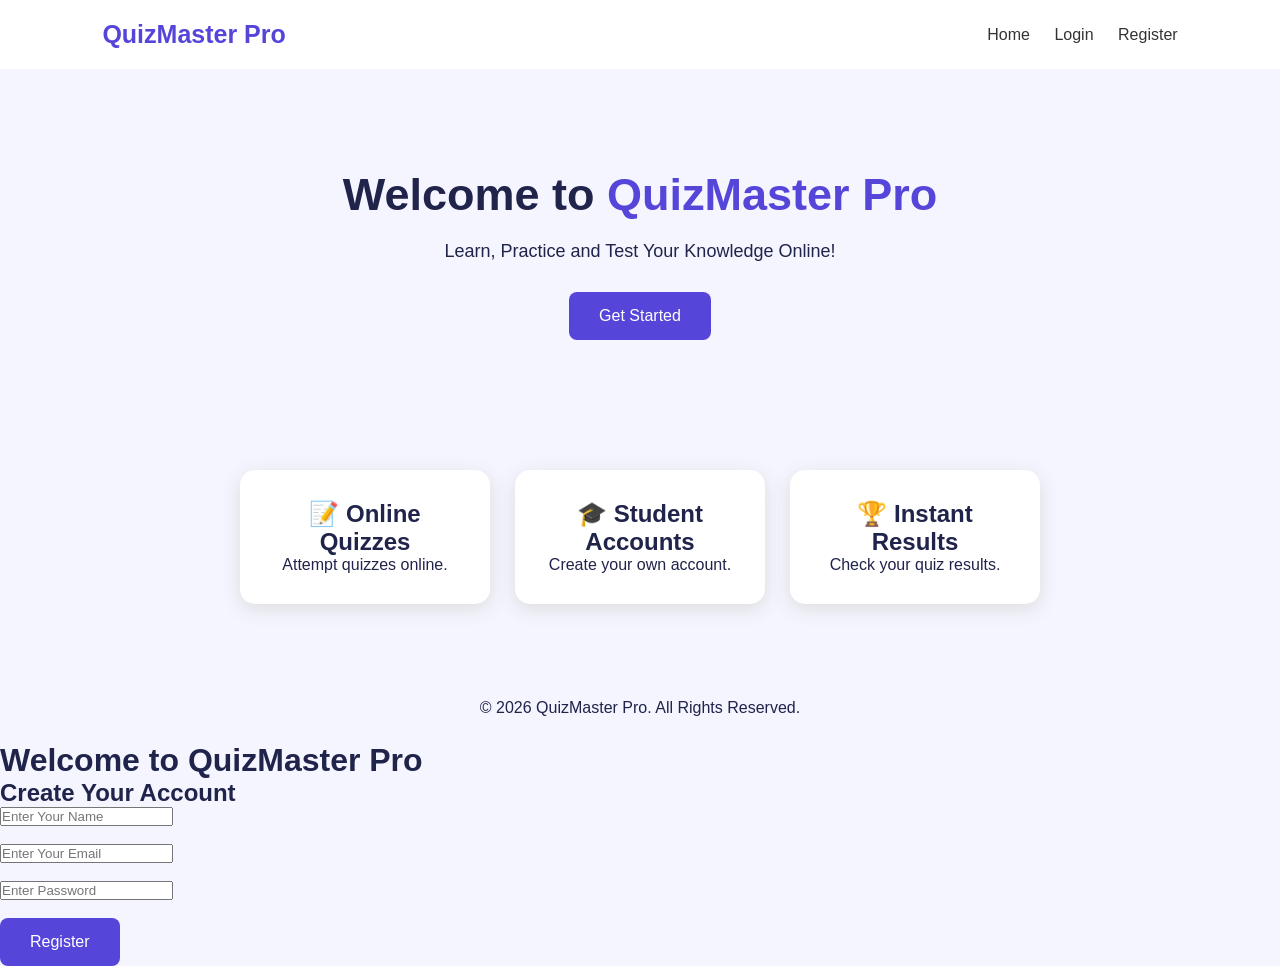
<file: index.html>
<!DOCTYPE html>
<html lang="en">
<head>
    <meta charset="UTF-8">
    <meta name="viewport" content="width=device-width, initial-scale=1.0">
    <title>QuizMaster Pro</title>

    <style>
        * {
            margin: 0;
            padding: 0;
            box-sizing: border-box;
        }

        body {
            font-family: Arial, sans-serif;
            background: #f4f5ff;
            color: #20234a;
        }

        header {
            background: white;
            padding: 20px 8%;
            display: flex;
            justify-content: space-between;
            align-items: center;
        }

        .logo {
            color: #5545d9;
            font-size: 25px;
            font-weight: bold;
        }

        nav a {
            text-decoration: none;
            margin-left: 20px;
            color: #333;
        }

        .hero {
            text-align: center;
            padding: 100px 20px;
        }

        .hero h1 {
            font-size: 45px;
            margin-bottom: 20px;
        }

        .hero span {
            color: #5545d9;
        }

        .hero p {
            font-size: 18px;
            margin-bottom: 30px;
        }

        button {
            background: #5545d9;
            color: white;
            border: none;
            padding: 15px 30px;
            border-radius: 8px;
            font-size: 16px;
            cursor: pointer;
        }

        button:hover {
            background: #3829a9;
        }

        .features {
            display: flex;
            justify-content: center;
            gap: 25px;
            flex-wrap: wrap;
            padding: 30px;
        }

        .card {
            background: white;
            padding: 30px;
            width: 250px;
            text-align: center;
            border-radius: 15px;
            box-shadow: 0 5px 20px #ddd;
        }

        footer {
            text-align: center;
            padding: 25px;
            margin-top: 40px;
        }
    </style>
</head>

<body>

<header>
    <div class="logo">QuizMaster Pro</div>

    <nav>
        <a href="index.html">Home</a>
        <a href="login.html">Login</a>
        <a href="register.html">Register</a>
    </nav>
</header>

<section class="hero">
    <h1>Welcome to <span>QuizMaster Pro</span></h1>

    <p>Learn, Practice and Test Your Knowledge Online!</p>

    <button onclick="location.href='register.html'">
        Get Started
    </button>
</section>

<section class="features">

    <div class="card">
        <h2>📝 Online Quizzes</h2>
        <p>Attempt quizzes online.</p>
    </div>

    <div class="card">
        <h2>🎓 Student Accounts</h2>
        <p>Create your own account.</p>
    </div>

    <div class="card">
        <h2>🏆 Instant Results</h2>
        <p>Check your quiz results.</p>
    </div>

</section>

<footer>
    <p>© 2026 QuizMaster Pro. All Rights Reserved.</p>
</footer>

</body>
</html>
<script src="script.js"></script><!DOCTYPE html>
<html>
<head>
    <title>Register - QuizMaster Pro</title>
</head>
<body>
    <h1>Welcome to QuizMaster Pro</h1>
    <h2>Create Your Account</h2>

    <form>
        <input type="text" placeholder="Enter Your Name"><br><br>
        <input type="email" placeholder="Enter Your Email"><br><br>
        <input type="password" placeholder="Enter Password"><br><br>
        <button type="submit">Register</button>
    </form>
</body>
</html>
</file>
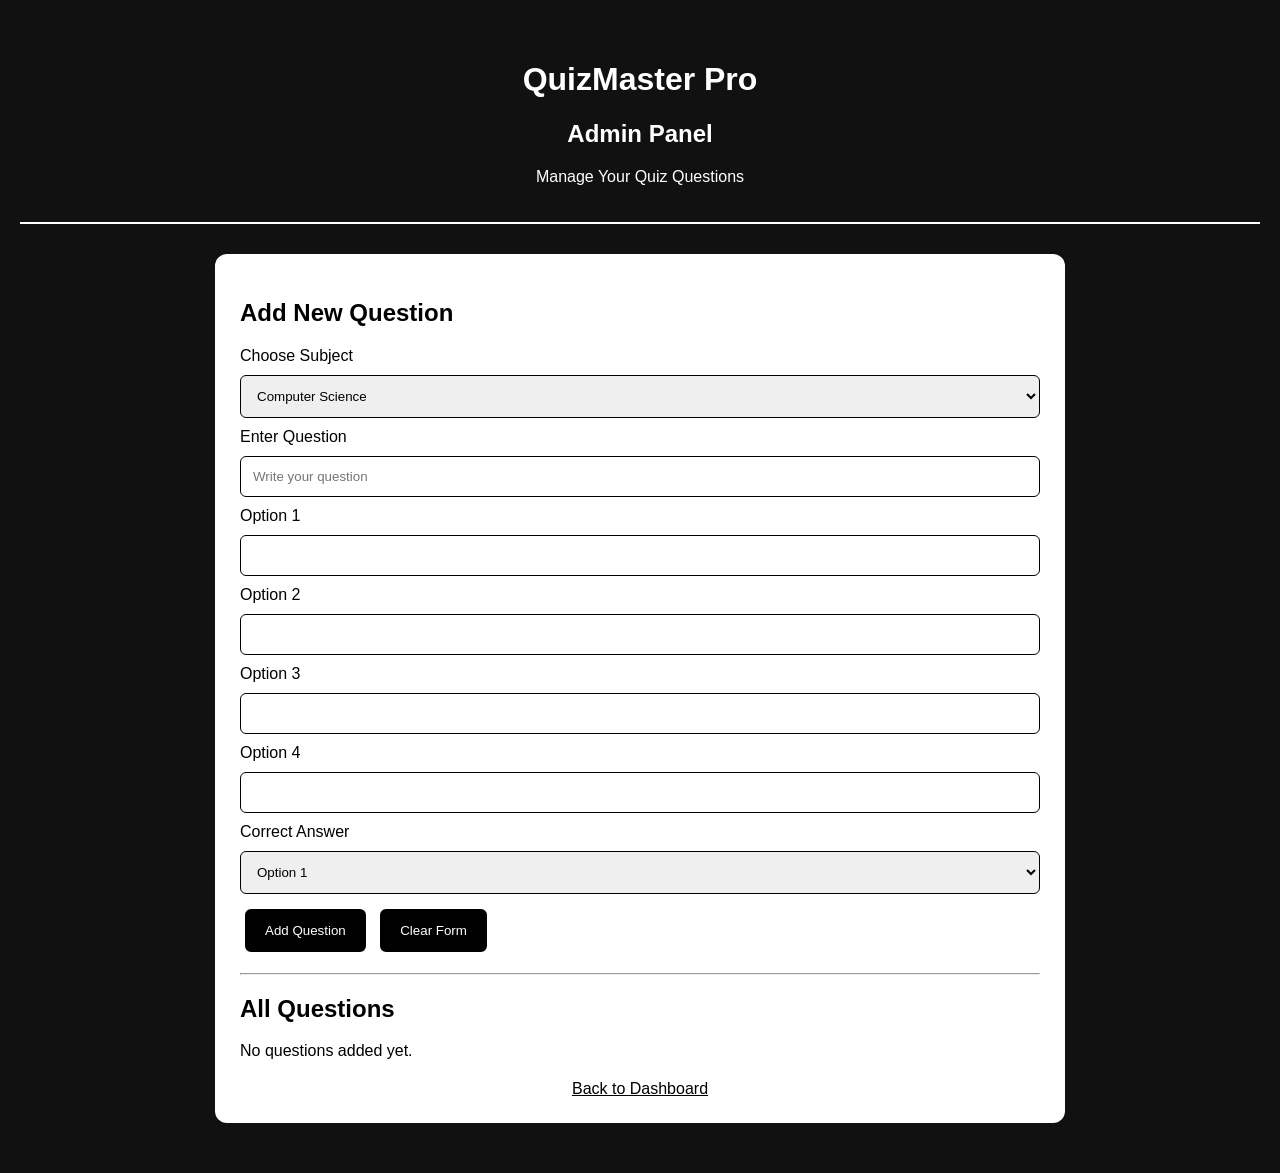
<file: admin.html>
<!DOCTYPE html>
<html lang="en">
<head>
    <meta charset="UTF-8">
    <meta name="viewport" content="width=device-width, initial-scale=1.0">

    <title>Admin Panel - QuizMaster Pro</title>

    <style>
        * {
            box-sizing: border-box;
        }

        body {
            margin: 0;
            padding: 20px;
            font-family: Arial, sans-serif;
            background: #111;
            color: white;
        }

        header {
            text-align: center;
            padding: 20px;
            border-bottom: 2px solid white;
        }

        .container {
            max-width: 850px;
            margin: 30px auto;
            background: white;
            color: black;
            padding: 25px;
            border-radius: 12px;
        }

        input, select {
            width: 100%;
            padding: 12px;
            margin: 10px 0;
            border: 1px solid black;
            border-radius: 6px;
        }

        button {
            padding: 12px 18px;
            background: black;
            color: white;
            border: 2px solid black;
            border-radius: 6px;
            cursor: pointer;
            margin: 5px;
        }

        button:hover {
            background: white;
            color: black;
        }

        .question-card {
            border: 1px solid black;
            padding: 15px;
            margin: 15px 0;
            border-radius: 8px;
        }

        .question-card p {
            margin: 8px 0;
        }

        .edit-btn {
            background: #444;
        }

        .delete-btn {
            background: #000;
        }

        #message {
            font-weight: bold;
            text-align: center;
        }

        .back {
            display: block;
            text-align: center;
            color: black;
            margin-top: 20px;
        }
    </style>
</head>

<body>

<header>
    <h1>QuizMaster Pro</h1>
    <h2>Admin Panel</h2>
    <p>Manage Your Quiz Questions</p>
</header>

<div class="container">

    <h2>Add New Question</h2>

    <form id="questionForm">

        <label>Choose Subject</label>

        <select id="subject" required>
            <option value="Computer Science">Computer Science</option>
            <option value="English">English</option>
            <option value="Mathematics">Mathematics</option>
        </select>

        <label>Enter Question</label>
        <input type="text" id="question"
        placeholder="Write your question" required>

        <label>Option 1</label>
        <input type="text" id="option1" required>

        <label>Option 2</label>
        <input type="text" id="option2" required>

        <label>Option 3</label>
        <input type="text" id="option3" required>

        <label>Option 4</label>
        <input type="text" id="option4" required>

        <label>Correct Answer</label>

        <select id="answer" required>
            <option value="0">Option 1</option>
            <option value="1">Option 2</option>
            <option value="2">Option 3</option>
            <option value="3">Option 4</option>
        </select>

        <button type="submit" id="saveBtn">
            Add Question
        </button>

        <button type="button" onclick="resetForm()">
            Clear Form
        </button>

    </form>

    <p id="message"></p>

    <hr>

    <h2>All Questions</h2>

    <div id="questionList"></div>

    <a href="dashboard.html" class="back">
        Back to Dashboard
    </a>

</div>

<script>

    let questions = JSON.parse(
        localStorage.getItem("customQuestions")
    ) || [];

    let editIndex = -1;

    const form = document.getElementById("questionForm");

    function saveQuestions() {
        localStorage.setItem(
            "customQuestions",
            JSON.stringify(questions)
        );
    }

    function showQuestions() {

        let list = document.getElementById("questionList");

        list.innerHTML = "";

        if (questions.length === 0) {
            list.textContent = "No questions added yet.";
            return;
        }

        questions.forEach(function(item, index) {

            let card = document.createElement("div");
            card.className = "question-card";

            let heading = document.createElement("h3");
            heading.textContent =
                (index + 1) + ". " + item.question;

            card.appendChild(heading);

            let subject = document.createElement("p");
            subject.textContent = "Subject: " + item.subject;
            card.appendChild(subject);

            item.options.forEach(function(option, i) {
                let p = document.createElement("p");

                p.textContent =
                    "Option " + (i + 1) + ": " + option;

                card.appendChild(p);
            });

            let correct = document.createElement("p");

            correct.textContent =
                "Correct Answer: " +
                item.options[item.answer];

            card.appendChild(correct);

            let editButton = document.createElement("button");
            editButton.textContent = "Edit";
            editButton.className = "edit-btn";

            editButton.onclick = function() {
                editQuestion(index);
            };

            card.appendChild(editButton);

            let deleteButton = document.createElement("button");
            deleteButton.textContent = "Delete";
            deleteButton.className = "delete-btn";

            deleteButton.onclick = function() {
                deleteQuestion(index);
            };

            card.appendChild(deleteButton);

            list.appendChild(card);

        });
    }

    form.addEventListener("submit", function(event) {

        event.preventDefault();

        let newQuestion = {
            subject: document.getElementById("subject").value,

            question: document.getElementById("question").value,

            options: [
                document.getElementById("option1").value,
                document.getElementById("option2").value,
                document.getElementById("option3").value,
                document.getElementById("option4").value
            ],

            answer: Number(
                document.getElementById("answer").value
            )
        };

        if (editIndex === -1) {

            questions.push(newQuestion);

            document.getElementById("message").textContent =
                "Question Added Successfully!";

        } else {

            questions[editIndex] = newQuestion;

            document.getElementById("message").textContent =
                "Question Updated Successfully!";

            editIndex = -1;
        }

        saveQuestions();
        showQuestions();
        resetForm();

    });

    function editQuestion(index) {

        let item = questions[index];

        document.getElementById("subject").value =
            item.subject;

        document.getElementById("question").value =
            item.question;

        document.getElementById("option1").value =
            item.options[0];

        document.getElementById("option2").value =
            item.options[1];

        document.getElementById("option3").value =
            item.options[2];

        document.getElementById("option4").value =
            item.options[3];

        document.getElementById("answer").value =
            item.answer;

        editIndex = index;

        document.getElementById("saveBtn").textContent =
            "Update Question";

        window.scrollTo(0, 0);
    }

    function deleteQuestion(index) {

        if (confirm("Are you sure you want to delete this question?")) {

            questions.splice(index, 1);

            saveQuestions();
            showQuestions();

            document.getElementById("message").textContent =
                "Question Deleted Successfully!";
        }
    }

    function resetForm() {

        form.reset();

        editIndex = -1;

        document.getElementById("saveBtn").textContent =
            "Add Question";
    }

    showQuestions();

</script>

</body>
</html>
</file>
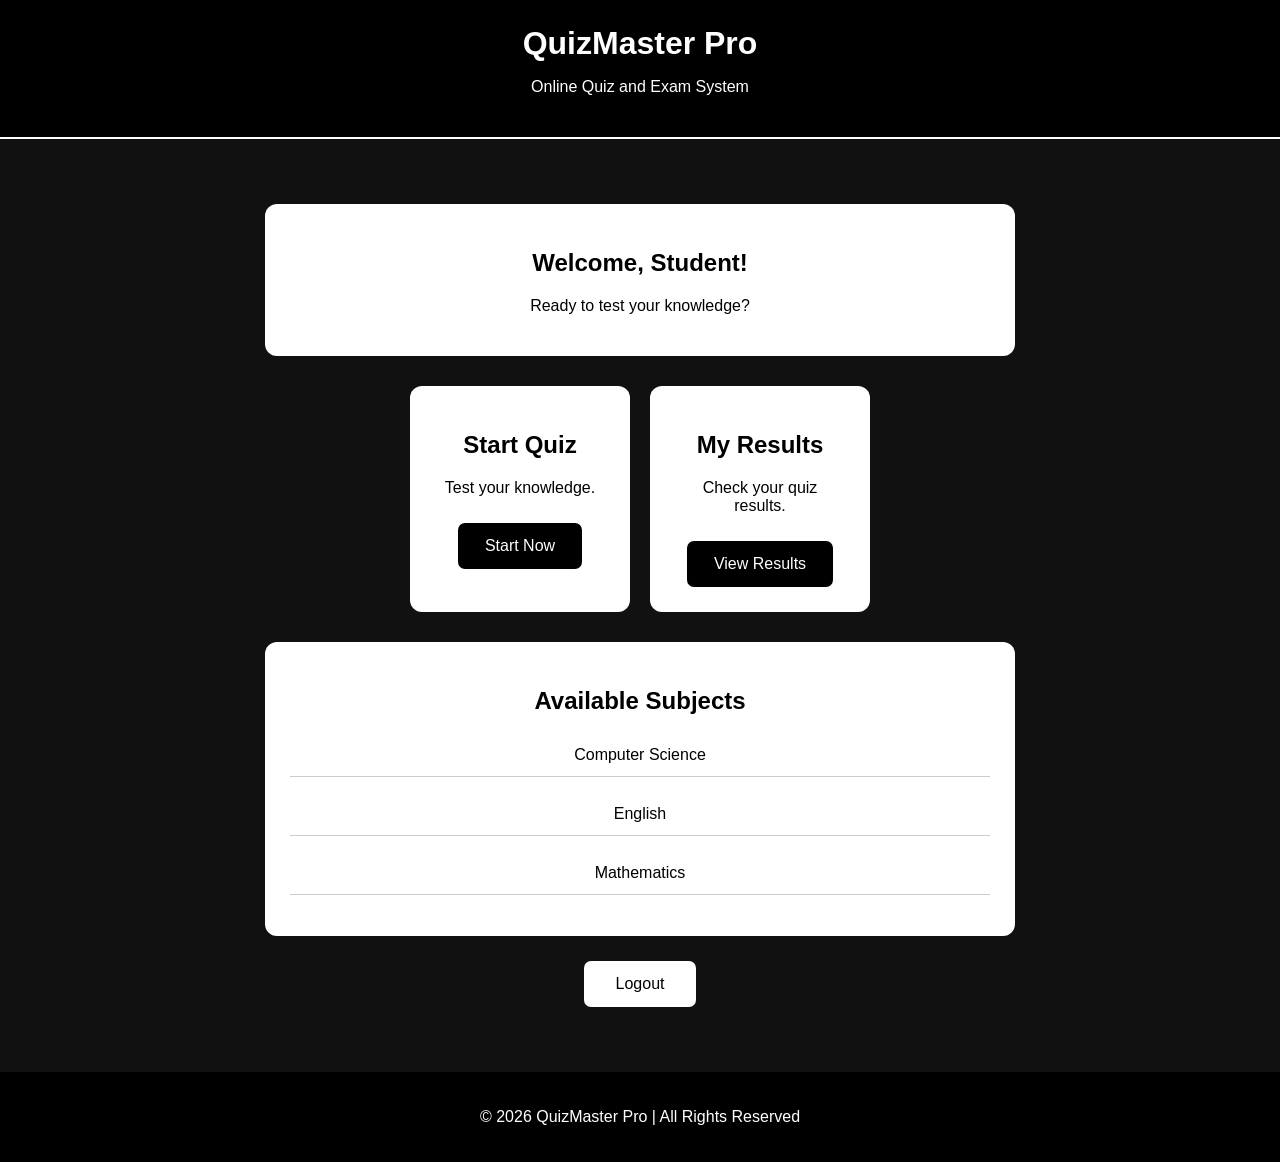
<file: dashboard.html>
<!DOCTYPE html>
<html lang="en">
<head>
    <meta charset="UTF-8">
    <meta name="viewport" content="width=device-width, initial-scale=1.0">
    <title>QuizMaster Pro</title>

    <style>
        * {
            box-sizing: border-box;
        }

        body {
            margin: 0;
            font-family: Arial, sans-serif;
            background: #111;
            color: white;
        }

        header {
            background: #000;
            padding: 25px;
            text-align: center;
            border-bottom: 2px solid white;
        }

        header h1 {
            margin: 0;
            font-size: 32px;
        }

        .container {
            max-width: 800px;
            margin: 40px auto;
            padding: 25px;
            text-align: center;
        }

        .welcome {
            background: white;
            color: black;
            padding: 25px;
            border-radius: 12px;
        }

        .cards {
            display: flex;
            justify-content: center;
            flex-wrap: wrap;
            gap: 20px;
            margin: 30px 0;
        }

        .card {
            background: white;
            color: black;
            padding: 25px;
            border-radius: 12px;
            width: 220px;
        }

        .btn {
            display: inline-block;
            background: black;
            color: white;
            text-decoration: none;
            padding: 12px 25px;
            border: 2px solid black;
            border-radius: 7px;
            margin-top: 10px;
        }

        .btn:hover {
            background: white;
            color: black;
        }

        .subjects {
            background: white;
            color: black;
            padding: 25px;
            border-radius: 12px;
        }

        .subjects p {
            padding: 12px;
            border-bottom: 1px solid #ccc;
        }

        .logout {
            background: white;
            color: black;
            padding: 12px 30px;
            border: 2px solid white;
            border-radius: 7px;
            margin-top: 25px;
            cursor: pointer;
            font-size: 16px;
        }

        footer {
            text-align: center;
            padding: 20px;
            background: black;
        }
    </style>
</head>

<body>

<header>
    <h1>QuizMaster Pro</h1>
    <p>Online Quiz and Exam System</p>
</header>

<div class="container">

    <div class="welcome">
        <h2>Welcome, <span id="studentName">Student</span>!</h2>
        <p>Ready to test your knowledge?</p>
    </div>

    <div class="cards">

        <div class="card">
            <h2>Start Quiz</h2>
            <p>Test your knowledge.</p>
            <a href="quiz.html" class="btn">Start Now</a>
        </div>

        <div class="card">
            <h2>My Results</h2>
            <p>Check your quiz results.</p>
            <a href="results.html" class="btn">View Results</a>
        </div>

    </div>

    <div class="subjects">
        <h2>Available Subjects</h2>
        <p>Computer Science</p>
        <p>English</p>
        <p>Mathematics</p>
    </div>

    <button class="logout" onclick="logout()">Logout</button>

</div>

<footer>
    <p>© 2026 QuizMaster Pro | All Rights Reserved</p>
</footer>

<script>
    let user = JSON.parse(localStorage.getItem("quizUser"));

    if (user && user.name) {
        document.getElementById("studentName").textContent = user.name;
    }

    function logout() {
        localStorage.removeItem("loggedIn");
        window.location.href = "login.html";
    }
</script>

</body>
</html>
</file>
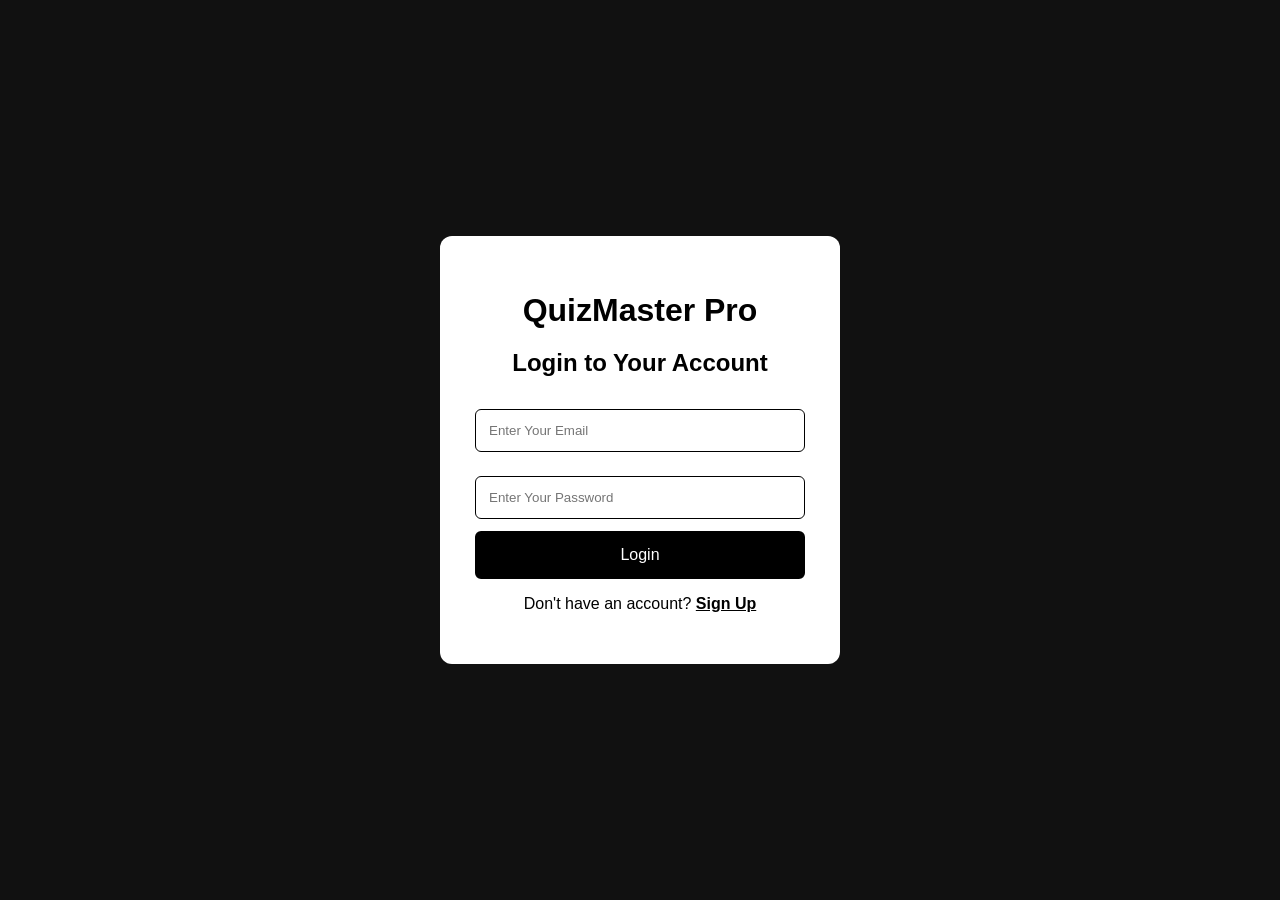
<file: login.html>
<!DOCTYPE html>
<html lang="en">
<head>
    <meta charset="UTF-8">
    <meta name="viewport" content="width=device-width, initial-scale=1.0">
    <title>Login - QuizMaster Pro</title>

    <style>
        * {
            box-sizing: border-box;
        }

        body {
            margin: 0;
            font-family: Arial, sans-serif;
            background: #111;
            color: white;
            display: flex;
            justify-content: center;
            align-items: center;
            min-height: 100vh;
        }

        .login-box {
            background: white;
            color: black;
            width: 90%;
            max-width: 400px;
            padding: 35px;
            border-radius: 12px;
            text-align: center;
        }

        h1 {
            margin-bottom: 10px;
        }

        input {
            width: 100%;
            padding: 13px;
            margin: 12px 0;
            border: 1px solid black;
            border-radius: 6px;
        }

        button {
            width: 100%;
            padding: 13px;
            background: black;
            color: white;
            border: 2px solid black;
            border-radius: 6px;
            cursor: pointer;
            font-size: 16px;
        }

        button:hover {
            background: white;
            color: black;
        }

        a {
            color: black;
            font-weight: bold;
        }

        #message {
            margin-top: 12px;
        }
    </style>
</head>

<body>

<div class="login-box">

    <h1>QuizMaster Pro</h1>
    <h2>Login to Your Account</h2>

    <form id="loginForm">

        <input type="email" id="email"
        placeholder="Enter Your Email" required>

        <input type="password" id="password"
        placeholder="Enter Your Password" required>

        <button type="submit">Login</button>

    </form>

    <p id="message"></p>

    <p>Don't have an account?
        <a href="signup.html">Sign Up</a>
    </p>

</div>

<script>
    document.getElementById("loginForm").addEventListener("submit", function(event) {

        event.preventDefault();

        let email = document.getElementById("email").value;
        let password = document.getElementById("password").value;

        let user = JSON.parse(localStorage.getItem("quizUser"));

        if (user && user.email === email && user.password === password) {

            localStorage.setItem("loggedIn", "true");

            window.location.href = "dashboard.html";

        } else {

            document.getElementById("message").textContent =
            "Invalid Email or Password!";

        }

    });
</script>

</body>
</html>
</file>
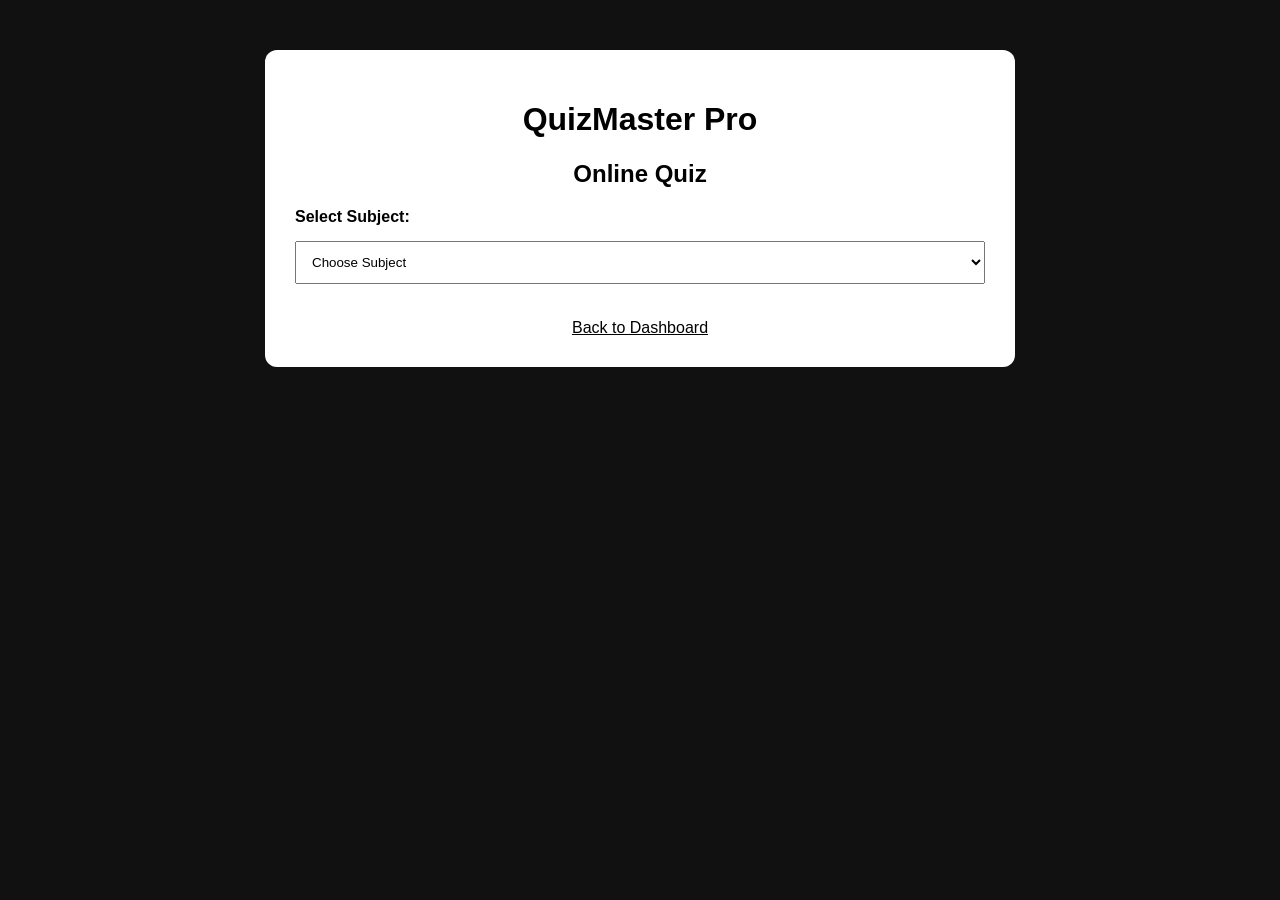
<file: quiz.html>
<!DOCTYPE html>
<html lang="en">
<head>
<meta charset="UTF-8">
<meta name="viewport" content="width=device-width, initial-scale=1.0">
<title>QuizMaster Pro - Quiz</title>

<style>
* {
    box-sizing: border-box;
}

body {
    margin: 0;
    padding: 20px;
    font-family: Arial, sans-serif;
    background: #111;
    color: white;
}

.container {
    max-width: 750px;
    margin: 30px auto;
    padding: 30px;
    background: white;
    color: black;
    border-radius: 12px;
}

h1, h2 {
    text-align: center;
}

select {
    width: 100%;
    padding: 12px;
    margin: 15px 0;
}

.question {
    border: 1px solid #ccc;
    padding: 15px;
    margin: 15px 0;
    border-radius: 8px;
}

.question label {
    display: block;
    margin: 12px 0;
}

button {
    width: 100%;
    padding: 14px;
    background: black;
    color: white;
    border: 2px solid black;
    border-radius: 7px;
    cursor: pointer;
}

button:hover {
    background: white;
    color: black;
}

#result {
    text-align: center;
    font-size: 20px;
    font-weight: bold;
    margin-top: 20px;
}

a {
    display: block;
    text-align: center;
    margin-top: 20px;
    color: black;
}
</style>
</head>

<body>

<div class="container">

<h1>QuizMaster Pro</h1>
<h2>Online Quiz</h2>

<label><b>Select Subject:</b></label>

<select id="subject" onchange="loadQuiz()">
    <option value="">Choose Subject</option>
    <option value="Computer Science">Computer Science</option>
    <option value="English">English</option>
    <option value="Mathematics">Mathematics</option>
</select>

<div id="quizArea"></div>

<button id="submitBtn" onclick="submitQuiz()" style="display:none;">
    Submit Quiz
</button>

<div id="result"></div>

<a href="dashboard.html">Back to Dashboard</a>

</div>

<script>

const defaultQuestions = {

"Computer Science": [
{
q: "What does CPU stand for?",
options: ["Central Processing Unit", "Computer Personal Unit", "Central Program Unit", "Control Power Unit"],
answer: 0
},
{
q: "Which device is used to type?",
options: ["Mouse", "Keyboard", "Monitor", "Printer"],
answer: 1
},
{
q: "Which is an input device?",
options: ["Monitor", "Printer", "Keyboard", "Speaker"],
answer: 2
},
{
q: "What does HTML stand for?",
options: ["Hyper Text Markup Language", "High Text Machine Language", "Hyper Tool Markup Language", "Home Text Markup Language"],
answer: 0
},
{
q: "Which one is an operating system?",
options: ["Google", "Windows", "HTML", "Keyboard"],
answer: 1
}
],

"English": [
{
q: "What is the plural of Child?",
options: ["Childs", "Children", "Childes", "Childrens"],
answer: 1
},
{
q: "What is the opposite of Happy?",
options: ["Glad", "Sad", "Joyful", "Kind"],
answer: 1
},
{
q: "Which is a noun?",
options: ["Beautiful", "Quickly", "Book", "Run"],
answer: 2
},
{
q: "What is the past tense of Go?",
options: ["Goed", "Going", "Gone", "Went"],
answer: 3
},
{
q: "Which word is a verb?",
options: ["Write", "Table", "Blue", "Beautiful"],
answer: 0
}
],

"Mathematics": [
{
q: "What is 5 + 5?",
options: ["8", "10", "12", "15"],
answer: 1
},
{
q: "What is 10 × 2?",
options: ["10", "15", "20", "25"],
answer: 2
},
{
q: "What is 20 ÷ 4?",
options: ["2", "4", "5", "10"],
answer: 2
},
{
q: "What is 9 × 3?",
options: ["18", "27", "21", "30"],
answer: 1
},
{
q: "What is 100 - 25?",
options: ["65", "70", "75", "80"],
answer: 2
}
]

};

function loadQuiz() {

    let subject = document.getElementById("subject").value;
    let area = document.getElementById("quizArea");
    let submitBtn = document.getElementById("submitBtn");

    document.getElementById("result").textContent = "";

    if (!subject) {
        area.innerHTML = "";
        submitBtn.style.display = "none";
        return;
    }

    let adminQuestions =
        JSON.parse(localStorage.getItem("customQuestions")) || [];

    let extraQuestions = adminQuestions
        .filter(item => item.subject === subject)
        .map(item => ({
            q: item.question,
            options: item.options,
            answer: item.answer
        }));

    let allQuestions = [
        ...defaultQuestions[subject],
        ...extraQuestions
    ];

    area.innerHTML = "";

    allQuestions.forEach((item, index) => {

        let div = document.createElement("div");
        div.className = "question";

        let heading = document.createElement("h3");
        heading.textContent = (index + 1) + ". " + item.q;
        div.appendChild(heading);

        item.options.forEach((option, i) => {

            let label = document.createElement("label");
            let radio = document.createElement("input");

            radio.type = "radio";
            radio.name = "q" + index;
            radio.value = i;

            label.appendChild(radio);
            label.appendChild(
                document.createTextNode(" " + option)
            );

            div.appendChild(label);
        });

        area.appendChild(div);
    });

    window.currentQuestions = allQuestions;
    submitBtn.style.display = "block";
    submitBtn.disabled = false;
}

function submitQuiz() {

    let subject = document.getElementById("subject").value;
    let allQuestions = window.currentQuestions;

    if (!subject || !allQuestions || allQuestions.length === 0) {
        alert("Please select a subject!");
        return;
    }

    let score = 0;
    let total = allQuestions.length;

    allQuestions.forEach((item, index) => {

        let selected = document.querySelector(
            'input[name="q' + index + '"]:checked'
        );

        if (selected && Number(selected.value) === item.answer) {
            score++;
        }
    });

    let percentage = (score / total) * 100;

    let results =
        JSON.parse(localStorage.getItem("quizResults")) || [];

    results.push({
        subject: subject,
        score: score,
        total: total,
        percentage: percentage
    });

    localStorage.setItem("quizResults", JSON.stringify(results));

    document.getElementById("result").innerHTML =
        "Your Score: " + score + "/" + total +
        "<br>Percentage: " + percentage.toFixed(2) + "%";

    document.getElementById("submitBtn").disabled = true;
}

</script>

</body>
</html>
</file>
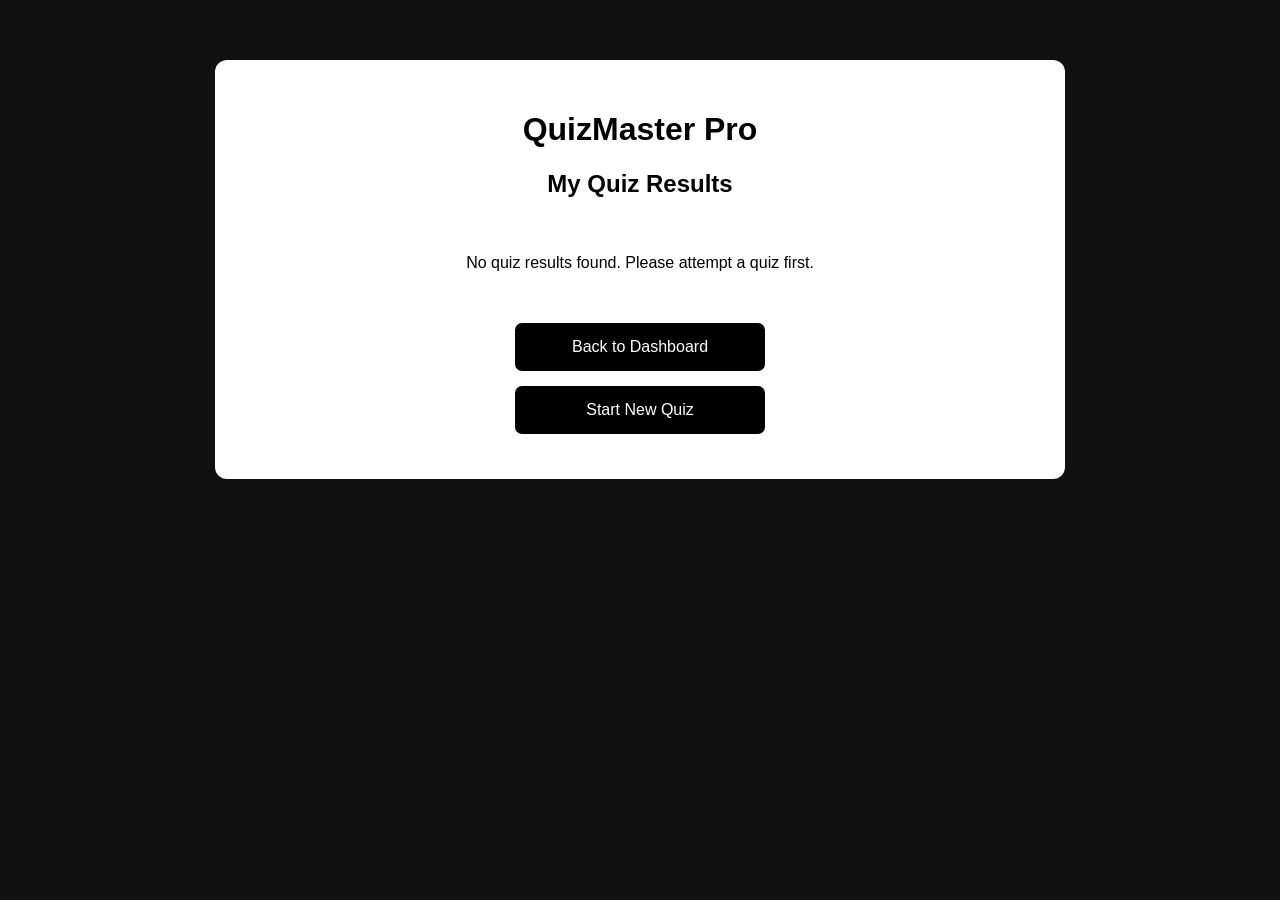
<file: results.html>
<!DOCTYPE html>
<html lang="en">
<head>
    <meta charset="UTF-8">
    <meta name="viewport" content="width=device-width, initial-scale=1.0">
    <title>My Results - QuizMaster Pro</title>

    <style>
        * {
            box-sizing: border-box;
        }

        body {
            margin: 0;
            padding: 20px;
            font-family: Arial, sans-serif;
            background: #111;
            color: white;
        }

        .container {
            max-width: 850px;
            margin: 40px auto;
            background: white;
            color: black;
            padding: 30px;
            border-radius: 12px;
        }

        h1, h2 {
            text-align: center;
        }

        table {
            width: 100%;
            border-collapse: collapse;
            margin-top: 25px;
        }

        th, td {
            border: 1px solid black;
            padding: 13px;
            text-align: center;
        }

        th {
            background: black;
            color: white;
        }

        .summary {
            background: black;
            color: white;
            padding: 20px;
            margin-top: 25px;
            border-radius: 8px;
            text-align: center;
        }

        .btn {
            display: block;
            background: black;
            color: white;
            text-decoration: none;
            padding: 13px;
            margin: 15px auto;
            max-width: 250px;
            text-align: center;
            border: 2px solid black;
            border-radius: 7px;
        }

        .btn:hover {
            background: white;
            color: black;
        }

        #noResults {
            text-align: center;
            padding: 20px;
        }
    </style>
</head>

<body>

<div class="container">

    <h1>QuizMaster Pro</h1>
    <h2>My Quiz Results</h2>

    <div id="noResults" style="display:none;">
        <p>No quiz results found. Please attempt a quiz first.</p>
    </div>

    <table id="resultsTable">
        <thead>
            <tr>
                <th>Subject</th>
                <th>Obtained Marks</th>
                <th>Total Marks</th>
                <th>Percentage</th>
            </tr>
        </thead>

        <tbody id="resultsBody"></tbody>
    </table>

    <div class="summary" id="summary">
        <h2>Overall Result</h2>
        <p id="totalMarks"></p>
        <p id="overallPercentage"></p>
    </div>

    <a href="dashboard.html" class="btn">Back to Dashboard</a>

    <a href="quiz.html" class="btn">Start New Quiz</a>

</div>

<script>

    let results = JSON.parse(localStorage.getItem("quizResults")) || [];

    let body = document.getElementById("resultsBody");

    if (results.length === 0) {

        document.getElementById("resultsTable").style.display = "none";
        document.getElementById("summary").style.display = "none";
        document.getElementById("noResults").style.display = "block";

    } else {

        let obtained = 0;
        let total = 0;

        results.forEach(function(result) {

            let percentage = (result.score / result.total) * 100;

            obtained += result.score;
            total += result.total;

            let row = `
                <tr>
                    <td>${result.subject}</td>
                    <td>${result.score}</td>
                    <td>${result.total}</td>
                    <td>${percentage.toFixed(2)}%</td>
                </tr>
            `;

            body.innerHTML += row;

        });

        let overall = (obtained / total) * 100;

        document.getElementById("totalMarks").textContent =
            "Total Marks: " + obtained + " / " + total;

        document.getElementById("overallPercentage").textContent =
            "Overall Percentage: " + overall.toFixed(2) + "%";

    }

</script>

</body>
</html>
</file>
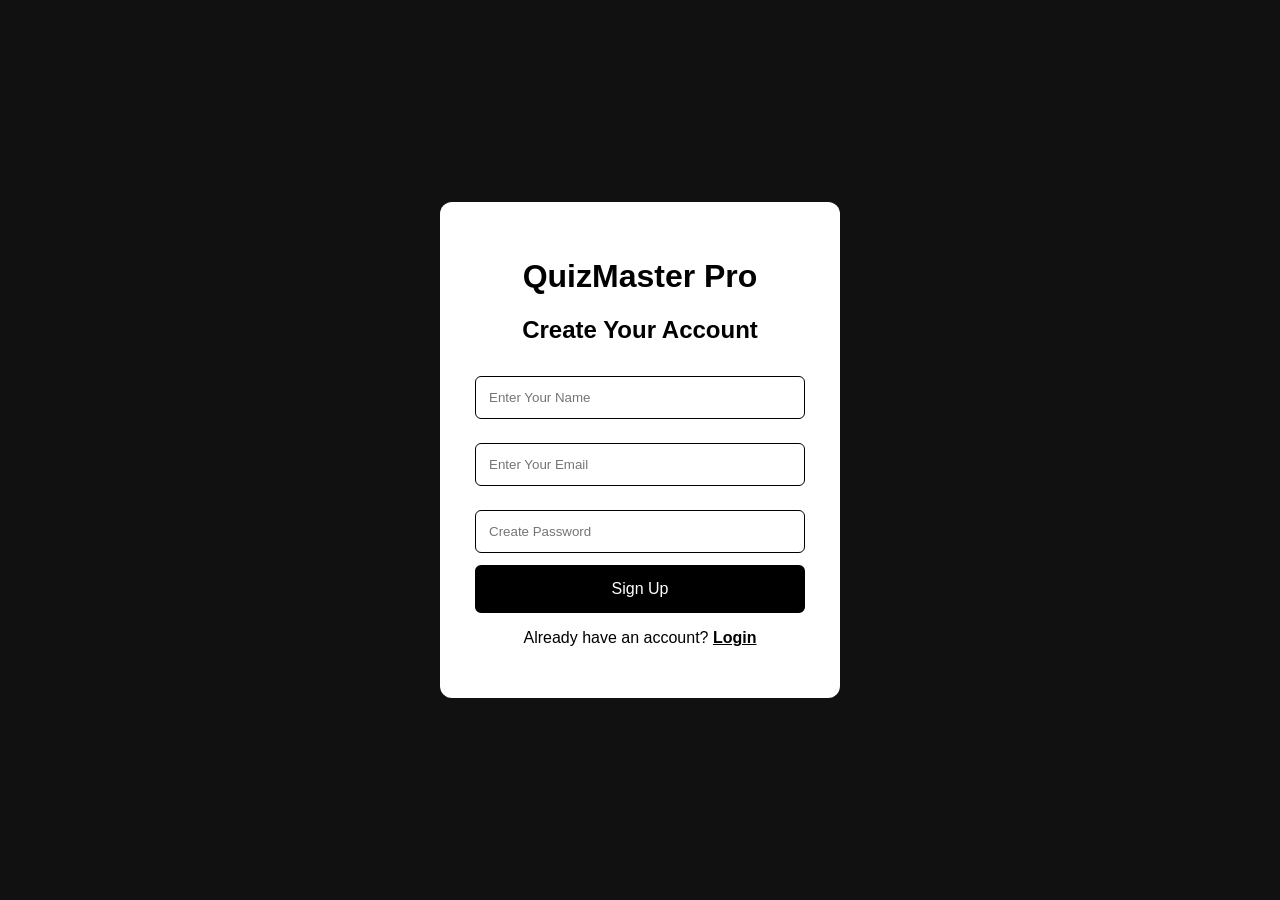
<file: signup.html>
<!DOCTYPE html>
<html lang="en">
<head>
    <meta charset="UTF-8">
    <meta name="viewport" content="width=device-width, initial-scale=1.0">
    <title>Sign Up - QuizMaster Pro</title>

    <style>
        * {
            box-sizing: border-box;
        }

        body {
            margin: 0;
            font-family: Arial, sans-serif;
            background: #111;
            color: white;
            display: flex;
            justify-content: center;
            align-items: center;
            min-height: 100vh;
        }

        .signup-box {
            background: white;
            color: black;
            width: 90%;
            max-width: 400px;
            padding: 35px;
            border-radius: 12px;
            text-align: center;
        }

        input {
            width: 100%;
            padding: 13px;
            margin: 12px 0;
            border: 1px solid black;
            border-radius: 6px;
        }

        button {
            width: 100%;
            padding: 13px;
            background: black;
            color: white;
            border: 2px solid black;
            border-radius: 6px;
            cursor: pointer;
            font-size: 16px;
        }

        button:hover {
            background: white;
            color: black;
        }

        a {
            color: black;
            font-weight: bold;
        }

        #message {
            margin-top: 12px;
        }
    </style>
</head>

<body>

<div class="signup-box">

    <h1>QuizMaster Pro</h1>
    <h2>Create Your Account</h2>

    <form id="signupForm">

        <input type="text" id="name"
        placeholder="Enter Your Name" required>

        <input type="email" id="email"
        placeholder="Enter Your Email" required>

        <input type="password" id="password"
        placeholder="Create Password" required>

        <button type="submit">Sign Up</button>

    </form>

    <p id="message"></p>

    <p>Already have an account?
        <a href="login.html">Login</a>
    </p>

</div>

<script>
    document.getElementById("signupForm").addEventListener("submit", function(event) {

        event.preventDefault();

        let name = document.getElementById("name").value;
        let email = document.getElementById("email").value;
        let password = document.getElementById("password").value;

        let user = {
            name: name,
            email: email,
            password: password
        };

        localStorage.setItem("quizUser", JSON.stringify(user));

        document.getElementById("message").textContent =
        "Account Created Successfully!";

        setTimeout(function() {
            window.location.href = "login.html";
        }, 1500);

    });
</script>

</body>
</html>
</file>
